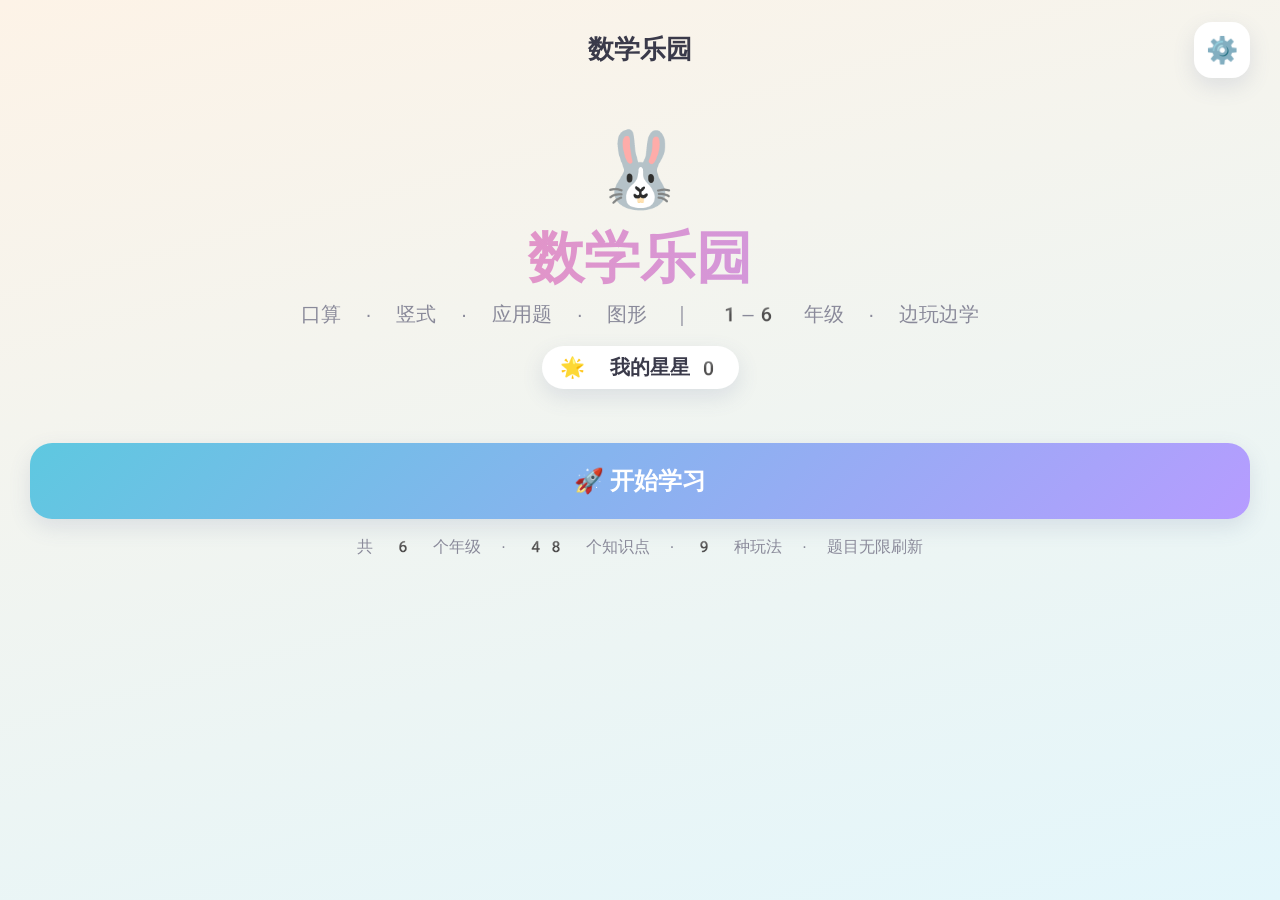
<file: index.html>
<!doctype html>
<html lang="zh-CN">
<head>
<meta charset="utf-8">
<meta name="viewport" content="width=device-width, initial-scale=1, maximum-scale=1, user-scalable=no">
<title>数学乐园 · 小学1-6年级 · 口算/竖式/应用题/图形</title>
<!-- 内置回退样式：热更成功时 js/boot.js 会先删掉它再注入新版 CSS -->
<link rel="stylesheet" href="css/style.css" id="css0">
</head>
<body>
<!-- shell:begin —— tools/gen-hot.mjs 抽取这段生成 hot/shell.html，别删标记 -->
<div id="app"></div>

<div id="settingsModal" class="modal hidden">
  <div class="modal-card">
    <h3 onclick="window.__hotLog&&window.__hotLog()">⚙️ 设置</h3>
    <div class="set-row"><label>🔊 读题</label><div id="ttsSwitch" class="switch on"></div></div>
    <div class="set-row"><label>语速</label><input id="rateRange" type="range" min="0.5" max="1.2" step="0.05" value="0.85"></div>
    <div class="set-row"><label>试听</label><button class="btn ghost" style="width:auto;padding:8px 16px" onclick="speak('欢迎来到数学乐园，一起来口算吧')">🔊 播放</button></div>
    <div class="set-row"><label>进度备份</label>
      <div>
        <button class="btn ghost" style="width:auto;padding:8px 12px" onclick="exportProgress()">💾 导出</button>
        <button class="btn ghost" style="width:auto;padding:8px 12px" onclick="importProgress()">📥 恢复</button>
      </div>
    </div>
    <textarea id="backupBox" class="hidden" rows="3" style="width:100%;font-size:12px;margin-top:6px"></textarea>
    <button class="btn pink" style="margin-top:8px" onclick="closeSettings()">完成</button>
  </div>
</div>

<div id="toast" class="toast"></div>
<!-- shell:end -->

<!-- 冻结文件：热更引导器（永不热更，改它必须出新 APK）。
     所有 js/*.js 与 css/style.css 都由 boot.js 按清单顺序注入：
     有缓存用缓存（离线也是新版），没缓存用内置 —— 启动路径零网络。 -->
<script src="js/boot.js"></script>
</body>
</html>
</file>
<file: css/style.css>
:root{
  --bg1:#fdf3e7; --bg2:#e3f6fb; --card:#ffffff; --ink:#3a3a4a; --sub:#8a8a9a;
  --pink:#ff8fa3; --blue:#5ec8e0; --yellow:#ffd166; --green:#7ed957; --purple:#b69cff;
  --shadow:0 8px 22px rgba(80,90,140,.14);
}
*{box-sizing:border-box;-webkit-tap-highlight-color:transparent}
html,body{margin:0;padding:0;height:100%}
body{
  font-family:-apple-system,BlinkMacSystemFont,"PingFang SC","Microsoft YaHei","Segoe UI Emoji","Apple Color Emoji","Noto Color Emoji",sans-serif;
  color:var(--ink);background:linear-gradient(165deg,var(--bg1),var(--bg2));
  min-height:100vh;display:flex;justify-content:center;
}
#app{width:100%;max-width:520px;min-height:100vh;padding:14px 14px 28px;position:relative}
.topbar{display:flex;align-items:center;gap:10px;margin-bottom:14px}
.topbar .back,.topbar .gear{
  width:42px;height:42px;border:none;border-radius:14px;background:#fff;box-shadow:var(--shadow);
  font-size:20px;cursor:pointer;display:flex;align-items:center;justify-content:center;flex:0 0 auto;
}
.topbar .title{flex:1;text-align:center;font-weight:800;font-size:17px;line-height:1.2}
.topbar .spacer{width:42px;flex:0 0 auto}
.hero{text-align:center;padding:26px 10px 10px}
.mascot{font-size:74px;animation:bob 2.4s ease-in-out infinite}
@keyframes bob{0%,100%{transform:translateY(0)}50%{transform:translateY(-8px)}}
.hero h1{font-size:30px;margin:8px 0 4px;background:linear-gradient(90deg,var(--pink),var(--purple));-webkit-background-clip:text;background-clip:text;color:transparent}
.hero p{color:var(--sub);margin:4px 0 18px;font-size:14px}
.stars-total{display:inline-flex;align-items:center;gap:6px;background:#fff;padding:6px 14px;border-radius:999px;box-shadow:var(--shadow);font-weight:700;font-size:14px}
.btn{
  border:none;border-radius:18px;padding:16px;font-size:17px;font-weight:700;color:#fff;cursor:pointer;
  background:linear-gradient(135deg,var(--blue),var(--purple));box-shadow:var(--shadow);width:100%;
  transition:transform .08s ease;
}
.btn:active{transform:scale(.97)}
.btn.pink{background:linear-gradient(135deg,var(--pink),#ff6f91)}
.btn.green{background:linear-gradient(135deg,var(--green),#3fc26b)}
.btn.ghost{background:#fff;color:var(--ink);box-shadow:var(--shadow)}
.grade-grid{display:grid;grid-template-columns:1fr 1fr;gap:14px;margin-top:8px}
.grade-card{background:var(--card);border-radius:22px;padding:18px 12px;box-shadow:var(--shadow);text-align:center;cursor:pointer;border:3px solid transparent;transition:transform .1s}
.grade-card:active{transform:scale(.97)}
.grade-card .g-emoji{font-size:46px}
.grade-card .g-name{font-weight:800;font-size:18px;margin-top:6px}
.grade-card .g-stars{color:var(--yellow);font-size:14px;margin-top:4px;font-weight:700}
.sec-title{font-size:16px;font-weight:800;margin:18px 4px 8px;display:flex;align-items:center;gap:8px}
.book-label{margin:14px 4px 6px;font-weight:800;color:var(--purple);font-size:15px}
.unit-grid{display:grid;grid-template-columns:1fr 1fr;gap:12px}
.unit-card{background:var(--card);border-radius:18px;padding:14px 12px;box-shadow:var(--shadow);cursor:pointer;position:relative;min-height:78px;display:flex;flex-direction:column;justify-content:center;transition:transform .1s}
.unit-card:active{transform:scale(.97)}
.unit-card .u-name{font-weight:700;font-size:13px;line-height:1.25}
.unit-card .u-stars{margin-top:6px;font-size:14px;letter-spacing:1px}
.mode-grid{display:grid;grid-template-columns:1fr 1fr;gap:12px;margin-top:10px}
.mode-card{background:var(--card);border-radius:20px;padding:14px 10px;box-shadow:var(--shadow);text-align:center;cursor:pointer;transition:transform .1s}
.mode-card:active{transform:scale(.97)}
.mode-card .m-icon{font-size:36px}
.mode-card .m-name{font-weight:800;font-size:15px;margin-top:5px}
.mode-card .m-desc{color:var(--sub);font-size:11px;margin-top:3px;line-height:1.3}
/* game */
.game-head{display:flex;align-items:center;justify-content:space-between;margin-bottom:10px;gap:8px}
.progress-pill{background:#fff;box-shadow:var(--shadow);border-radius:999px;padding:6px 14px;font-weight:700;font-size:14px}
.replay{width:46px;height:46px;border:none;border-radius:50%;background:#fff;box-shadow:var(--shadow);font-size:22px;cursor:pointer;flex:0 0 auto}
.big-emoji{font-size:96px;text-align:center;margin:6px 0 4px;filter:drop-shadow(0 6px 10px rgba(0,0,0,.08))}
.big-word{text-align:center;font-size:34px;font-weight:800;letter-spacing:1px;margin:6px 0}
.prompt{text-align:center;color:var(--sub);font-size:15px;margin-bottom:12px}
.options{display:grid;grid-template-columns:1fr 1fr;gap:12px}
.opt{background:var(--card);border-radius:18px;padding:16px 8px;box-shadow:var(--shadow);text-align:center;cursor:pointer;border:3px solid transparent;min-height:84px;display:flex;flex-direction:column;align-items:center;justify-content:center;gap:6px;font-size:22px;font-weight:700;transition:transform .08s}
.opt:active{transform:scale(.96)}
.opt .opt-zh{font-size:12px;color:var(--sub);font-weight:600}
.opt.opt-text{font-size:16px;line-height:1.3;padding:14px 10px}
.opt.correct{border-color:var(--green);background:#eafbe7}
.opt.wrong{border-color:var(--pink);background:#ffeef1;animation:shake .4s}
@keyframes shake{0%,100%{transform:translateX(0)}25%{transform:translateX(-6px)}75%{transform:translateX(6px)}}
.feedback{text-align:center;font-size:16px;font-weight:800;min-height:24px;margin-top:10px}
.feedback.ok{color:#3fc26b}.feedback.no{color:#ff6f91}
/* spelling */
.answer-box{min-height:56px;background:#fff;border-radius:16px;box-shadow:var(--shadow);display:flex;align-items:center;justify-content:center;gap:6px;flex-wrap:wrap;padding:8px;margin:6px 0 14px;font-size:26px;font-weight:800;letter-spacing:2px}
.tiles{display:flex;flex-wrap:wrap;gap:10px;justify-content:center}
.tile{width:46px;height:52px;border-radius:14px;background:linear-gradient(135deg,var(--blue),var(--purple));color:#fff;font-size:24px;font-weight:800;display:flex;align-items:center;justify-content:center;cursor:pointer;box-shadow:var(--shadow)}
.tile:active{transform:scale(.92)}
.tile.used{visibility:hidden}
/* memory */
.mem-grid{display:grid;grid-template-columns:repeat(4,1fr);gap:10px}
.mem-card{aspect-ratio:1/1;background:linear-gradient(135deg,var(--yellow),#ffb347);border-radius:16px;display:flex;align-items:center;justify-content:center;font-size:30px;cursor:pointer;box-shadow:var(--shadow);user-select:none;transition:transform .1s}
.mem-card:active{transform:scale(.95)}
.mem-card.flipped{background:#fff}
.mem-card.matched{background:#eafbe7;opacity:.7;pointer-events:none}
.mem-card .face{display:none}
.mem-card.flipped .face,.mem-card.matched .face{display:flex}
.mem-card .back{font-size:26px}
.mem-card.flipped .back,.mem-card.matched .back{display:none}
/* read */
.read-score{font-size:54px;font-weight:800;text-align:center;margin:4px 0}
.mic-btn{width:96px;height:96px;border-radius:50%;border:none;background:linear-gradient(135deg,var(--pink),#ff6f91);color:#fff;font-size:42px;cursor:pointer;box-shadow:var(--shadow);display:block;margin:14px auto}
.mic-btn.listening{background:linear-gradient(135deg,var(--green),#3fc26b);animation:flash .6s infinite}
@keyframes flash{0%,100%{opacity:1}50%{opacity:.6}}
.read-hint{text-align:center;color:var(--sub);font-size:14px;min-height:20px}
/* sentence building */
.sent-slots{min-height:64px;background:#fff;border-radius:16px;box-shadow:var(--shadow);padding:10px;display:flex;flex-wrap:wrap;gap:8px;align-items:center;justify-content:center;margin:6px 0 12px}
.sent-slots .sw{background:linear-gradient(135deg,var(--blue),var(--purple));color:#fff;border-radius:12px;padding:8px 12px;font-weight:800;font-size:16px;cursor:pointer}
.sent-bank{display:flex;flex-wrap:wrap;gap:8px;justify-content:center}
.sent-bank .bw{background:#fff;box-shadow:var(--shadow);border-radius:12px;padding:9px 13px;font-weight:700;font-size:16px;cursor:pointer}
.sent-bank .bw.used{visibility:hidden}
.sent-zh{text-align:center;color:var(--sub);font-size:14px;margin:8px 0}
/* buckets (分类) */
.buckets{display:grid;grid-template-columns:1fr 1fr 1fr;gap:10px;margin:12px 0}
.bucket{background:#fff;border-radius:16px;box-shadow:var(--shadow);padding:10px 6px;text-align:center;cursor:pointer;min-height:86px;border:3px dashed #dfe3f0;display:flex;flex-direction:column;align-items:center;justify-content:center;gap:4px}
.bucket .bk-emoji{font-size:22px}
.bucket .bk-name{font-weight:800;font-size:12px;line-height:1.2}
.bucket .bk-count{font-size:11px;color:var(--sub);font-weight:700}
.bucket.active{border-color:var(--purple);background:#f6f2ff}
.bucket.hit{border-color:var(--green);background:#eafbe7}
.bucket.miss{border-color:var(--pink);background:#ffeef1}
.word-pool{display:flex;flex-wrap:wrap;gap:8px;justify-content:center;margin:10px 0}
.wp-item{background:#fff;box-shadow:var(--shadow);border-radius:12px;padding:8px 12px;font-weight:700;cursor:pointer;font-size:15px}
.wp-item.sel{background:linear-gradient(135deg,var(--blue),var(--purple));color:#fff}
.wp-item.gone{visibility:hidden}
/* 消消乐 */
.xgrid{display:grid;grid-template-columns:repeat(4,1fr);gap:9px}
.xcell{aspect-ratio:1/1.1;background:#fff;border-radius:14px;box-shadow:var(--shadow);display:flex;flex-direction:column;align-items:center;justify-content:center;gap:2px;cursor:pointer;font-size:26px;padding:4px;border:3px solid transparent;transition:transform .1s}
.xcell:active{transform:scale(.95)}
.xcell .cx{font-size:11px;font-weight:800;text-align:center;line-height:1.1;word-break:break-word}
.xcell.sel{border-color:var(--purple);background:#f6f2ff}
.xcell.gone{opacity:0;pointer-events:none;transform:scale(.6)}
/* 限时挑战 */
.timer-wrap{height:12px;background:#fff;border-radius:999px;box-shadow:var(--shadow);overflow:hidden;margin:6px 0 10px}
.timer-bar{height:100%;width:100%;background:linear-gradient(90deg,var(--green),var(--yellow));transition:width .2s linear}
.timer-bar.low{background:linear-gradient(90deg,var(--pink),#ff6f91)}
.combo{text-align:center;font-weight:800;color:var(--pink);min-height:22px;font-size:15px}
/* 对话 */
.dlg{display:flex;flex-direction:column;gap:10px;margin:8px 0 12px}
.bubble{max-width:88%;padding:12px 14px;border-radius:16px;font-size:15px;line-height:1.35;font-weight:600;box-shadow:var(--shadow)}
.bubble.a{background:#fff;align-self:flex-start;border-bottom-left-radius:4px}
.bubble.b{background:linear-gradient(135deg,var(--blue),var(--purple));color:#fff;align-self:flex-end;border-bottom-right-radius:4px}
.bubble .who{font-size:11px;opacity:.7;display:block;margin-bottom:3px}
/* result */
.result-stars{font-size:56px;text-align:center;letter-spacing:6px;margin:10px 0}
.result-box{background:#fff;border-radius:24px;box-shadow:var(--shadow);padding:24px 18px;text-align:center;margin-top:10px}
.row{display:flex;gap:12px;margin-top:16px}
.row .btn{flex:1}
.best{color:var(--sub);font-size:13px;margin-top:6px;font-weight:700}
/* modal */
.modal{position:fixed;inset:0;background:rgba(40,40,60,.45);display:flex;align-items:center;justify-content:center;padding:20px;z-index:50}
.modal.hidden{display:none}
.modal-card{background:#fff;border-radius:22px;padding:22px;width:100%;max-width:360px;box-shadow:var(--shadow)}
.modal-card h3{margin:0 0 14px;text-align:center}
.set-row{display:flex;align-items:center;justify-content:space-between;margin:14px 0}
.set-row label{font-weight:700}
.switch{width:52px;height:30px;border-radius:999px;background:#ccc;position:relative;cursor:pointer;transition:background .2s}
.switch.on{background:var(--green)}
.switch::after{content:"";position:absolute;top:3px;left:3px;width:24px;height:24px;border-radius:50%;background:#fff;transition:left .2s}
.switch.on::after{left:25px}
input[type=range]{width:150px}
.toast{position:fixed;left:50%;top:18%;transform:translateX(-50%) scale(.8);background:rgba(40,40,60,.9);color:#fff;padding:10px 18px;border-radius:14px;font-weight:700;opacity:0;transition:.2s;z-index:60;pointer-events:none}
.toast.show{opacity:1;transform:translateX(-50%) scale(1)}
.hidden{display:none!important}
.foot{text-align:center;color:var(--sub);font-size:11px;margin-top:18px}

/* ===================== 电视 / 机顶盒模式 ===================== */
/* 横屏大屏：放宽宽度、放大字号与网格列数、提高对比度（手机/桌面不触发） */
@media (min-width: 900px), (orientation: landscape) {
  #app { max-width: 100%; padding: 22px 30px 40px; }
  body { font-size: 20px; }
  .topbar { margin-bottom: 18px; }
  .topbar .back, .topbar .gear { width: 56px; height: 56px; font-size: 26px; border-radius: 18px; }
  .topbar .title { font-size: 26px; }
  .topbar .spacer { width: 56px; }
  .hero { padding: 30px 10px; }
  .hero h1 { font-size: 56px; }
  .hero p { font-size: 20px; }
  .stars-total, .progress-pill { font-size: 20px; padding: 8px 18px; }
  .sec-title { font-size: 26px; margin: 22px 6px 12px; }
  .book-label { font-size: 22px; }
  .grade-grid, .mode-grid { grid-template-columns: repeat(4, 1fr); gap: 18px; }
  .unit-grid { grid-template-columns: repeat(4, 1fr); gap: 16px; }
  .grade-card .g-emoji { font-size: 64px; }
  .grade-card .g-name { font-size: 24px; }
  .grade-card .g-stars { font-size: 18px; }
  .mode-card .m-icon { font-size: 48px; }
  .mode-card .m-name { font-size: 22px; }
  .mode-card .m-desc { font-size: 15px; }
  .options { grid-template-columns: repeat(2, 1fr); gap: 18px; }
  .opt { font-size: 30px; min-height: 120px; padding: 22px 10px; }
  .opt .opt-zh { font-size: 18px; }
  .btn { font-size: 24px; padding: 22px; border-radius: 22px; }
  .big-emoji { font-size: 140px; }
  .big-word { font-size: 52px; }
  .prompt { font-size: 22px; }
  .replay { width: 60px; height: 60px; font-size: 28px; }
  .tile { width: 64px; height: 72px; font-size: 34px; border-radius: 18px; }
  .mem-grid { gap: 16px; }
  .mem-card { font-size: 44px; }
  .sent-slots { min-height: 90px; padding: 16px; }
  .sent-slots .sw, .sent-bank .bw { font-size: 24px; padding: 12px 18px; border-radius: 16px; }
  .buckets { gap: 16px; }
  .bucket { min-height: 130px; }
  .bucket .bk-name { font-size: 18px; }
  .wp-item { font-size: 22px; padding: 12px 18px; border-radius: 16px; }
  .xgrid { gap: 16px; }
  .xcell { font-size: 38px; }
  .xcell .cx { font-size: 16px; }
  .dlg .bubble { font-size: 22px; padding: 16px 20px; }
  .result-stars { font-size: 80px; }
  .result-box { padding: 36px 26px; }
  .modal-card { max-width: 520px; padding: 32px; }
  .modal-card h3 { font-size: 26px; }
  .set-row { font-size: 22px; margin: 20px 0; }
  input[type=range] { width: 260px; height: 28px; }
  .foot { font-size: 16px; }
}
/* 遥控器焦点描边：方向键选中时清晰可见（仅 TV 模式生效，比手机更夸张） */
body.tv [tabindex]:focus,
body.tv button:focus,
body.tv a:focus,
body.tv input:focus,
body.tv select:focus {
  outline: none;
  box-shadow: 0 0 0 7px #ffd400, 0 0 22px 6px rgba(255,212,0,.75), var(--shadow);
  transform: scale(1.12);
  position: relative;
  z-index: 5;
}
/* 选中态：与瞬时聚焦光晕区分，呈现"当前已选"的持久高亮（仅 TV） */
body.tv .selected,
body.tv .opt.correct,
body.tv .opt.wrong {
  outline: none;
  box-shadow: 0 0 0 4px #2bb673, 0 0 16px 2px rgba(43,182,115,.55);
  transform: scale(1.04);
}
/* 开关：放大 + 强描边 + ON/OFF 文字（仅 TV，远处也看得清） */
body.tv .switch { width: 92px; height: 50px; border-radius: 999px; box-shadow: 0 0 0 2px rgba(0,0,0,.18); }
body.tv .switch::after { width: 42px; height: 42px; top: 4px; left: 4px; }
body.tv .switch.on::after { left: 46px; }
body.tv .switch::before { content: "关"; position: absolute; right: 12px; top: 50%; transform: translateY(-50%); font-size: 16px; font-weight: 700; color: #fff; }
body.tv .switch.on::before { content: "开"; left: 12px; right: auto; }
body.tv .switch:focus { box-shadow: 0 0 0 7px #ffd400, 0 0 22px 6px rgba(255,212,0,.75); transform: scale(1.12); }
/* 图标远距离再放大（仅 TV） */
body.tv .grade-card .g-emoji { font-size: 80px; }
body.tv .mode-card .m-icon { font-size: 64px; }
body.tv .big-emoji { font-size: 170px; }

/* ===================== 数学乐园专用样式 ===================== */
.math-q{font-size:40px;letter-spacing:2px;font-variant-numeric:tabular-nums}
.opt.opt-num{font-size:30px;font-variant-numeric:tabular-nums}
.opt .opt-u{font-size:13px;color:var(--sub);font-weight:600}
.u-k{font-size:15px}
.tip-box{background:#fff;border-radius:14px;box-shadow:var(--shadow);padding:10px 14px;font-size:13px;color:var(--sub);margin:0 0 10px}
.app-box{background:#fff;border-radius:18px;box-shadow:var(--shadow);padding:16px 14px;margin:4px 0 12px}
.app-q{font-size:19px;line-height:1.75;text-align:justify}
.hint-box{background:#fff8e6;border:2px dashed #f0c95c;border-radius:14px;padding:10px 12px;font-size:14px;color:#8a6d1a;margin-top:10px;line-height:1.6}
.mini-tag{display:inline-block;background:linear-gradient(135deg,var(--blue),var(--purple));color:#fff;font-size:12px;font-weight:800;border-radius:999px;padding:4px 12px;margin-bottom:6px}
/* 竖式 */
.vert-wrap{display:flex;justify-content:center;margin:10px 0 6px}
.vert{background:#fff;border:3px solid var(--purple);border-radius:16px;box-shadow:var(--shadow);padding:14px 22px;min-width:180px}
.vert .v-row{font-size:32px;font-weight:800;line-height:1.5;letter-spacing:4px;font-variant-numeric:tabular-nums}
.vert .v-res{color:var(--pink)}
.vert .v-line{border-top:3px solid var(--ink);margin:2px 0}
.v-blank{display:inline-block;color:var(--pink);border-bottom:4px solid var(--pink);min-width:1.2em;text-align:center}
.mono{font-family:"Menlo","Consolas",monospace}
/* 分数涂色图 / 图形配图 */
.frac-svg{display:block;width:100%;max-width:340px;height:auto;margin:6px auto 10px;background:#fff;border-radius:16px;box-shadow:var(--shadow);padding:8px}
.shape-pic{font-size:64px;text-align:center;margin:4px 0 2px;line-height:1.2}
.shape-pic svg{width:120px;height:120px;display:inline-block;vertical-align:middle}
.shape-pic.mini svg{width:84px;height:84px}
/* 选项里的小图 */
.shape-mini{display:block;line-height:1}
.shape-mini svg{width:46px;height:46px;display:block;margin:0 auto 2px}
.shape-emoji{font-size:34px;display:block;line-height:1.1}
/* TV 放大 */
body.tv .frac-svg{max-width:520px}
body.tv .shape-pic{font-size:96px}
body.tv .shape-pic svg{width:180px;height:180px}
body.tv .shape-pic.mini svg{width:120px;height:120px}
body.tv .shape-mini svg{width:64px;height:64px}
body.tv .math-q{font-size:64px}
body.tv .opt.opt-num{font-size:48px}
body.tv .app-q{font-size:28px;line-height:1.8}
body.tv .vert .v-row{font-size:52px}
body.tv .vert{min-width:280px}
orm: scale(1.12); }
/* 图标远距离再放大（仅 TV） */
body.tv .grade-card .g-emoji { font-size: 80px; }
body.tv .mode-card .m-icon { font-size: 64px; }
body.tv .big-emoji { font-size: 170px; }

/* 首页顶部升级提示条（不打断做题，点 × 则本次版本不再提示） */
.upd-bar{position:fixed;left:0;right:0;top:0;z-index:45;display:flex;align-items:center;gap:8px;padding:8px 12px;background:var(--ink);color:#fff;font-size:14px;box-shadow:var(--shadow)}
.upd-txt{flex:1;overflow:hidden;text-overflow:ellipsis;white-space:nowrap}
.upd-bar button{border:0;border-radius:12px;padding:6px 14px;font-weight:700;font-size:14px;cursor:pointer}
.upd-go{background:var(--green);color:#173}
.upd-x{background:transparent;color:#fff;font-size:18px;padding:2px 8px}
@media (min-width:900px){.upd-bar{font-size:20px;padding:12px 24px}.upd-bar button{font-size:20px;padding:10px 22px}}
</file>
